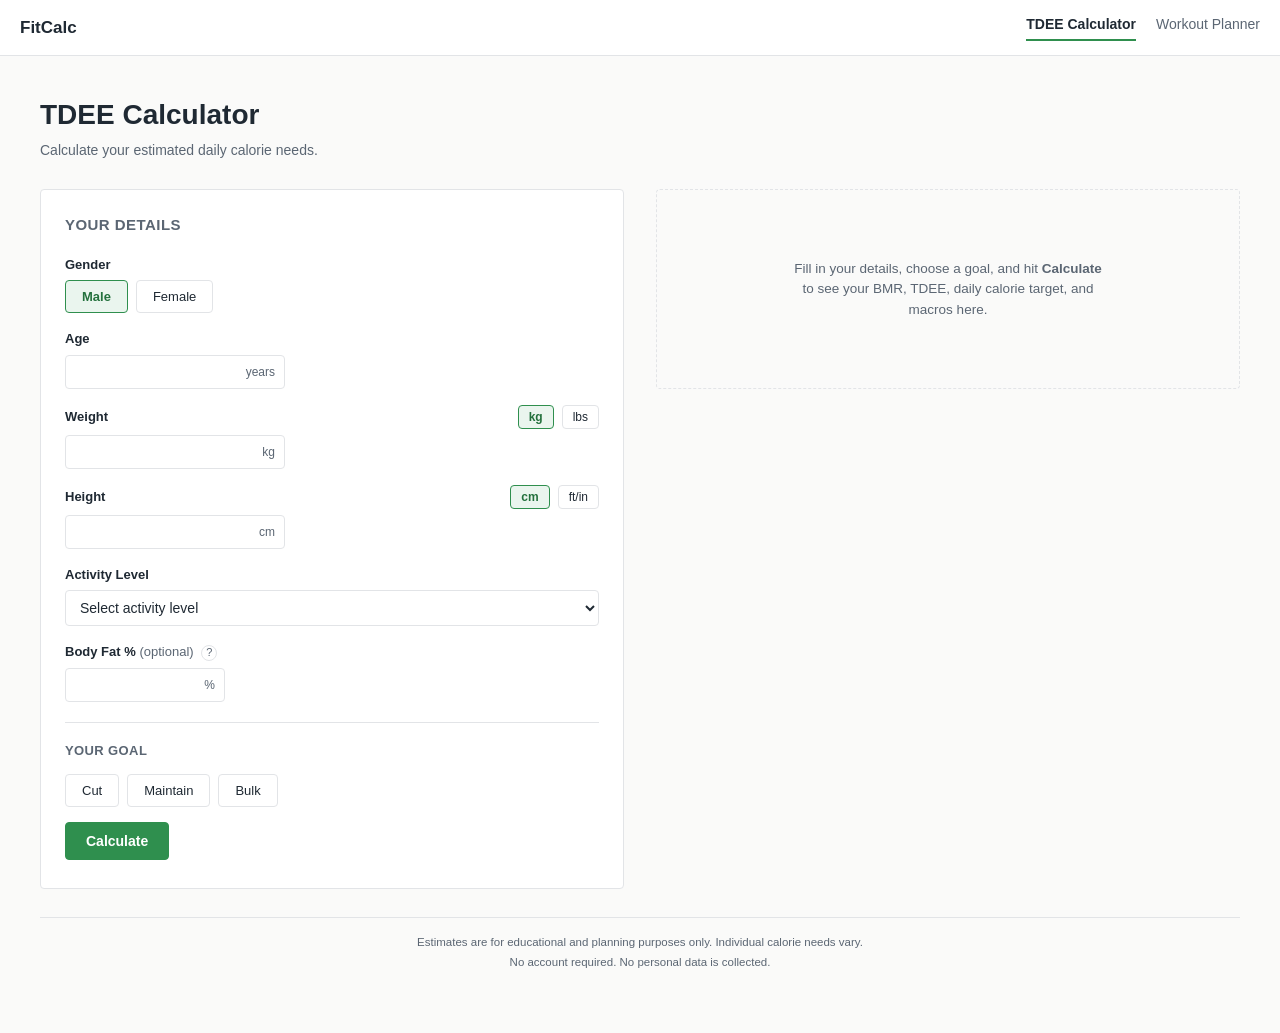
<file: index.html>
<!DOCTYPE html>
<html lang="en">
<head>
<meta charset="UTF-8">
<meta name="viewport" content="width=device-width, initial-scale=1.0">
<meta name="description" content="FitCalc TDEE Calculator — estimate your daily calorie needs, BMR, and macros based on your stats and goal. Free, no account required.">
<meta property="og:title" content="FitCalc — TDEE Calculator">
<meta property="og:description" content="Calculate your BMR, TDEE, daily calorie target, and macros. Free fitness utility, no account required.">
<meta property="og:type" content="website">
<title>FitCalc — TDEE Calculator</title>
<link rel="icon" type="image/png" href="favicon.png">
<link rel="stylesheet" href="css/style.css">
<link rel="stylesheet" href="css/tdee.css">
</head>
<body>

<header class="site-header">
  <div class="site-header__inner">
    <a href="index.html" class="site-header__logo">FitCalc</a>
    <nav class="site-nav">
      <a href="index.html" class="site-nav__link is-active">TDEE Calculator</a>
      <a href="workout.html" class="site-nav__link">Workout Planner</a>
    </nav>
  </div>
</header>

<main class="page">

  <h1 class="page-title">TDEE Calculator</h1>
  <p class="page-subtitle">Calculate your estimated daily calorie needs.</p>

  <div class="layout">
  <div class="layout__col">

  <!-- ===================== YOUR DETAILS + YOUR GOAL (combined) ===================== -->
  <section class="card" id="details-section">
    <h2 class="card__title">Your Details</h2>

    <form id="tdee-form">
      <div class="field">
        <label class="field__label">Gender</label>
        <div class="toggle-group" id="gender-toggle">
          <button type="button" class="toggle-btn is-active" data-value="male">Male</button>
          <button type="button" class="toggle-btn" data-value="female">Female</button>
        </div>
      </div>

      <div class="field">
        <label class="field__label" for="age">Age</label>
        <div class="input-suffix input-suffix--narrow">
          <input type="number" id="age" name="age" min="13" max="90" required>
          <span class="suffix">years</span>
        </div>
      </div>

      <div class="field">
        <div class="field__label-row">
          <label class="field__label" for="weight">Weight</label>
          <div class="toggle-group toggle-group--small" id="weight-unit-toggle">
            <button type="button" class="toggle-btn is-active" data-value="kg">kg</button>
            <button type="button" class="toggle-btn" data-value="lbs">lbs</button>
          </div>
        </div>
        <div class="input-suffix input-suffix--narrow">
          <input type="number" id="weight" name="weight" min="30" max="300" step="0.01" required>
          <span class="suffix" id="weight-suffix">kg</span>
        </div>
      </div>

      <div class="field">
        <div class="field__label-row">
          <label class="field__label" for="height-cm">Height</label>
          <div class="toggle-group toggle-group--small" id="height-unit-toggle">
            <button type="button" class="toggle-btn is-active" data-value="cm">cm</button>
            <button type="button" class="toggle-btn" data-value="ftin">ft/in</button>
          </div>
        </div>

        <div class="input-suffix input-suffix--narrow" id="height-cm-wrap">
          <input type="number" id="height-cm" name="height-cm" min="100" max="250" step="0.1" required>
          <span class="suffix">cm</span>
        </div>

        <div class="field-row is-hidden" id="height-ftin-wrap">
          <div class="input-suffix">
            <input type="number" id="height-ft" name="height-ft" min="1" max="8" step="1">
            <span class="suffix">ft</span>
          </div>
          <div class="input-suffix">
            <input type="number" id="height-in" name="height-in" min="0" max="11" step="0.1">
            <span class="suffix">in</span>
          </div>
        </div>
      </div>

      <div class="field">
        <label class="field__label" for="activity">Activity Level</label>
        <select id="activity" name="activity" required>
          <option value="" disabled selected>Select activity level</option>
          <option value="sedentary">Sedentary (little or no exercise)</option>
          <option value="light">Light (1–3 days/week)</option>
          <option value="moderate">Moderate (3–5 days/week)</option>
          <option value="active">Active (6–7 days/week)</option>
          <option value="very_active">Very active (hard exercise + physical job)</option>
        </select>
      </div>

      <div class="field field--narrow">
        <label class="field__label" for="bodyfat">
          Body Fat % <span class="optional-tag">(optional)</span>
          <button type="button" class="info-icon" id="bodyfat-info-btn" title="What is body fat %? Click for a reference chart.">?</button>
        </label>
        <div class="input-suffix">
          <input type="number" id="bodyfat" name="bodyfat" min="3" max="60" step="0.1">
          <span class="suffix">%</span>
        </div>
      </div>

      <!-- Body fat % reference chart popup -->
      <div class="info-popup-overlay is-hidden" id="bodyfat-popup-overlay">
        <div class="info-popup">
          <button type="button" class="info-popup__close" id="bodyfat-popup-close" aria-label="Close">&times;</button>
          <img src="image/bodyfatRef.jpg" alt="Body fat percentage reference chart" class="info-popup__image">
        </div>
      </div>

      <div class="section-divider"></div>
      <h3 class="card__subtitle">Your Goal</h3>

      <div class="toggle-group" id="goal-toggle">
        <button type="button" class="toggle-btn" data-value="cut">Cut</button>
        <button type="button" class="toggle-btn" data-value="maintain">Maintain</button>
        <button type="button" class="toggle-btn" data-value="bulk">Bulk</button>
      </div>

      <!-- CUT options -->
      <div class="goal-options is-hidden" id="cut-options">
        <label class="field__label">Deficit</label>
        <div class="toggle-group" id="cut-toggle">
          <button type="button" class="toggle-btn" data-value="250">-250 kcal</button>
          <button type="button" class="toggle-btn" data-value="500">-500 kcal</button>
          <button type="button" class="toggle-btn" data-value="1000">-1000 kcal</button>
        </div>
        <p class="warning-text is-hidden" id="aggressive-warning">
          ⚠ This is an aggressive deficit. Large calorie deficits may not be appropriate for everyone.
          Monitor recovery, hunger, training performance, and sustainability closely, and consider a
          smaller deficit if performance or wellbeing suffers.
        </p>
      </div>

      <!-- MAINTAIN options -->
      <div class="goal-options is-hidden" id="maintain-options">
        <p class="hint-text">Target: maintenance calories — no adjustment applied.</p>
      </div>

      <!-- BULK options -->
      <div class="goal-options is-hidden" id="bulk-options">
        <label class="field__label">Surplus</label>
        <div class="toggle-group" id="bulk-toggle">
          <button type="button" class="toggle-btn" data-value="250">+250 kcal</button>
          <button type="button" class="toggle-btn" data-value="300">+300 kcal</button>
        </div>
        <p class="hint-text">
          Monitor your weight trend over a few weeks and adjust from there, rather than increasing
          calories further right away.
        </p>
      </div>

      <!-- Daily Steps — only shown once a goal has been picked -->
      <div class="goal-options is-hidden" id="steps-block">
        <div class="section-divider"></div>
        <h3 class="card__subtitle">Daily Steps</h3>

        <ul class="steps-list">
          <li><strong>8,000</strong> — Minimum baseline</li>
          <li><strong>10,000</strong> — Recommended</li>
          <li><strong>12,000+</strong> — Higher activity</li>
        </ul>

        <p class="hint-text">
          This is a practical activity target, not a medical requirement — no specific step count is
          required for health.
        </p>

        <div class="result-item">
          <span class="result-item__label">Current target</span>
          <span class="result-item__value" id="steps-target">— steps/day</span>
        </div>
      </div>

      <p class="warning-text is-hidden" id="goal-required-error">
        Please select a goal (Cut, Maintain, or Bulk) before calculating.
      </p>

      <button type="submit" class="btn btn--primary" id="calculate-btn">Calculate</button>
    </form>
  </section>

  </div>
  <div class="layout__col">

  <!-- Placeholder shown until the user calculates their first result -->
  <div class="placeholder-card" id="results-placeholder">
    <p class="placeholder-card__text">
      Fill in your details, choose a goal, and hit <strong>Calculate</strong> to see your BMR, TDEE,
      daily calorie target, and macros here.
    </p>
  </div>

  <!-- ===================== SECTION 3 — CALORIE RESULT ===================== -->
  <section class="card is-hidden" id="result-section">
    <h2 class="card__title">Calorie Result</h2>

    <div class="result-grid">
      <div class="result-item">
        <span class="result-item__label">BMR</span>
        <span class="result-item__value" id="result-bmr">—</span>
      </div>
      <div class="result-item">
        <span class="result-item__label">Maintenance (TDEE)</span>
        <span class="result-item__value" id="result-tdee">—</span>
      </div>
      <div class="result-item">
        <span class="result-item__label">Goal</span>
        <span class="result-item__value" id="result-goal">—</span>
      </div>
      <div class="result-item">
        <span class="result-item__label">Adjustment</span>
        <span class="result-item__value" id="result-adjustment">—</span>
      </div>
    </div>

    <div class="result-highlight">
      <span class="result-highlight__label">Daily Target</span>
      <span class="result-highlight__value" id="result-target">— kcal/day</span>
    </div>
  </section>

  <!-- ===================== SECTION 4 — MACROS ===================== -->
  <section class="card is-hidden" id="macro-section">
    <h2 class="card__title">Macros</h2>

    <div class="field">
      <label class="field__label">Preset</label>
      <div class="toggle-group" id="macro-preset-toggle">
        <button type="button" class="toggle-btn is-active" data-value="balanced">Balanced</button>
        <button type="button" class="toggle-btn" data-value="high_protein">High Protein</button>
        <button type="button" class="toggle-btn" data-value="high_carb">High Carb</button>
        <button type="button" class="toggle-btn" data-value="high_fat">High Fat</button>
      </div>
    </div>

    <div class="macro-bar" id="macro-bar">
      <div class="macro-bar__segment macro-bar__segment--protein" id="bar-protein"></div>
      <div class="macro-bar__segment macro-bar__segment--carbs" id="bar-carbs"></div>
      <div class="macro-bar__segment macro-bar__segment--fat" id="bar-fat"></div>
    </div>

    <div class="macro-sliders">
      <div class="macro-slider">
        <label class="field__label" for="protein-pct">Protein <span id="protein-pct-label">30%</span></label>
        <input type="range" id="protein-pct" min="10" max="60" value="30">
      </div>
      <div class="macro-slider">
        <label class="field__label" for="carbs-pct">Carbohydrates <span id="carbs-pct-label">40%</span></label>
        <input type="range" id="carbs-pct" min="10" max="70" value="40">
      </div>
      <div class="macro-slider">
        <label class="field__label" for="fat-pct">Fat <span id="fat-pct-label">30%</span></label>
        <input type="range" id="fat-pct" min="10" max="60" value="30">
      </div>
      <p class="hint-text" id="macro-total-hint">Total: 100%</p>
    </div>

    <div class="macro-grid">
      <div class="macro-item">
        <span class="macro-item__label">Protein</span>
        <span class="macro-item__grams" id="macro-protein-grams">— g</span>
        <span class="macro-item__pct" id="macro-protein-pct">30%</span>
      </div>
      <div class="macro-item">
        <span class="macro-item__label">Carbohydrates</span>
        <span class="macro-item__grams" id="macro-carbs-grams">— g</span>
        <span class="macro-item__pct" id="macro-carbs-pct">40%</span>
      </div>
      <div class="macro-item">
        <span class="macro-item__label">Fat</span>
        <span class="macro-item__grams" id="macro-fat-grams">— g</span>
        <span class="macro-item__pct" id="macro-fat-pct">30%</span>
      </div>
    </div>
  </section>

  </div>
  </div>

  <!-- ===================== SECTION 6 — DISCLAIMER ===================== -->
  <footer class="disclaimer">
    <p>Estimates are for educational and planning purposes only. Individual calorie needs vary.</p>
    <p>No account required. No personal data is collected.</p>
  </footer>

</main>

<script src="js/storage.js"></script>
<script src="js/tdee.js"></script>
<script src="js/macros.js"></script>
<script src="js/ui.js"></script>
</body>
</html>
</file>
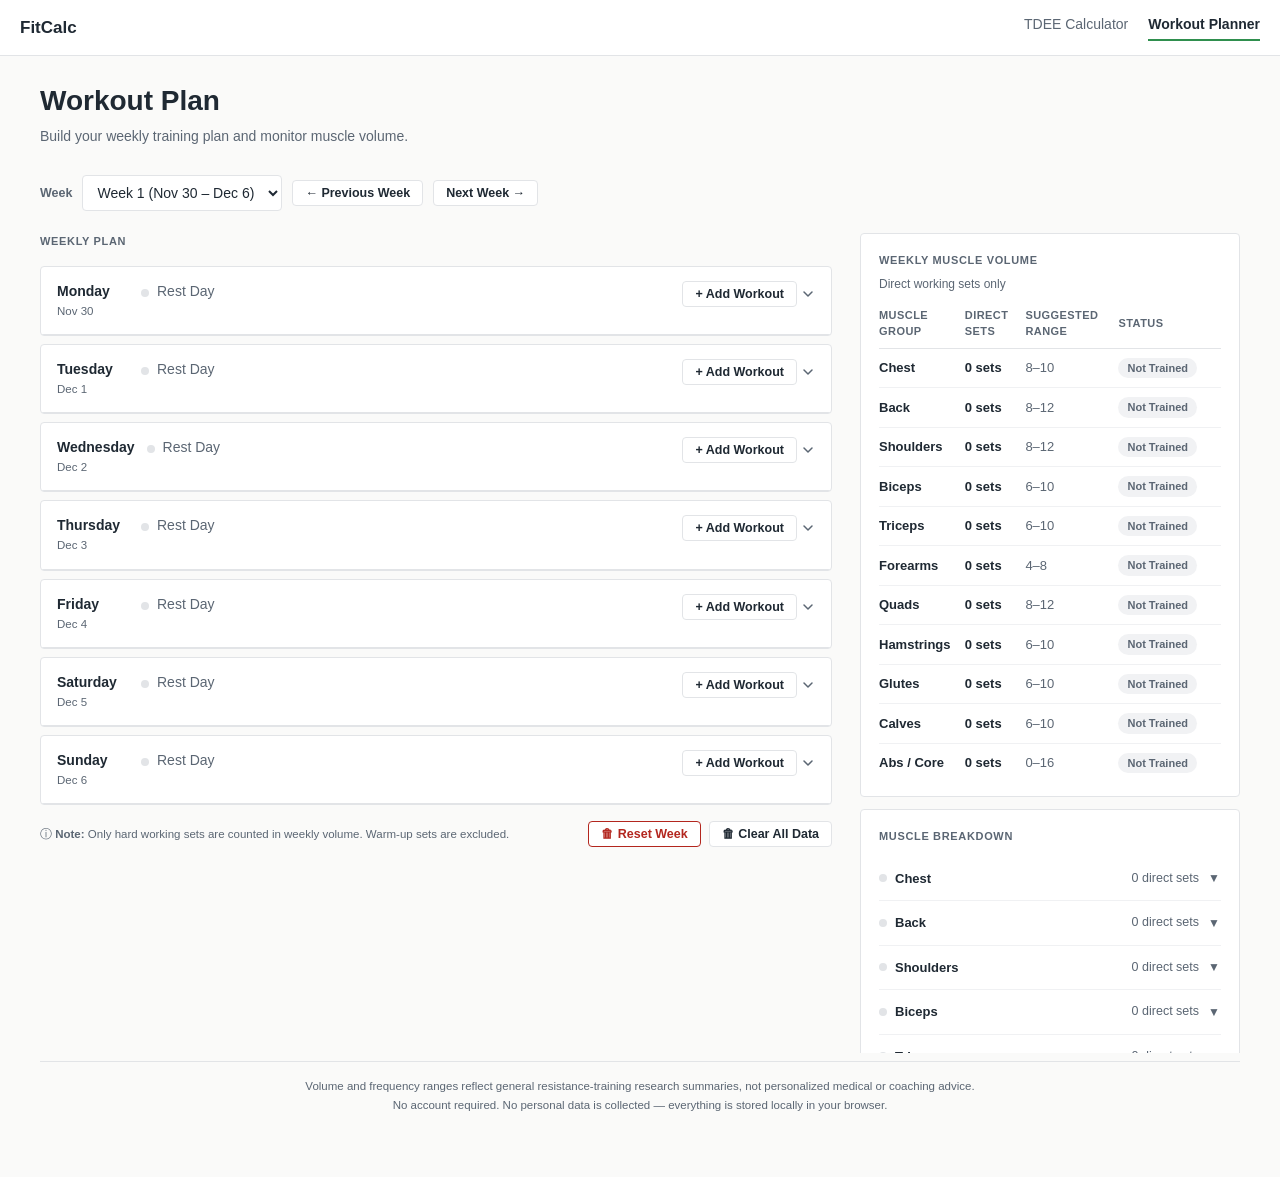
<file: workout.html>
<!DOCTYPE html>
<html lang="en">
<head>
<meta charset="UTF-8">
<meta name="viewport" content="width=device-width, initial-scale=1.0">
<meta name="description" content="FitCalc Workout Planner — build your weekly training plan by day and track muscle volume against research-based guidelines. Free, no account required.">
<meta property="og:title" content="FitCalc — Workout Planner">
<meta property="og:description" content="Plan your weekly workouts by day and monitor muscle volume. Free fitness utility, no account required.">
<meta property="og:type" content="website">
<title>FitCalc — Workout Planner</title>
<link rel="icon" type="image/png" href="favicon.png">
<link rel="stylesheet" href="css/style.css">
<link rel="stylesheet" href="css/workout.css">
</head>
<body>

<!-- ===================== HEADER ===================== -->
<header class="site-header">
  <div class="site-header__inner">
    <a href="index.html" class="site-header__logo">FitCalc</a>
    <nav class="site-nav">
      <a href="index.html" class="site-nav__link">TDEE Calculator</a>
      <a href="workout.html" class="site-nav__link is-active">Workout Planner</a>
    </nav>
  </div>
</header>

<!-- ===================== MAIN ===================== -->
<main class="page page--workout">

  <div class="workout-header">
    <div>
      <h1 class="page-title">Workout Plan</h1>
      <p class="page-subtitle">Build your weekly training plan and monitor muscle volume.</p>
    </div>
  </div>

  <!-- Week selector row -->
  <div class="week-bar">
    <label class="week-bar__label" for="week-select">Week</label>
    <select class="week-bar__select" id="week-select"></select>
    <button class="btn btn--secondary btn--slim" id="prev-week-btn">&#8592; Previous Week</button>
    <button class="btn btn--secondary btn--slim" id="next-week-btn">Next Week &#8594;</button>
  </div>

  <!-- Two-column body -->
  <div class="workout-body">

    <!-- LEFT: weekly plan by day -->
    <div class="workout-body__left">
      <div class="plan-header">
        <span class="section-label">WEEKLY PLAN</span>
      </div>

      <div id="days-container"></div>

      <div class="plan-footer">
        <span class="plan-footer__note">
          &#9432; <strong>Note:</strong> Only hard working sets are counted in weekly volume. Warm-up sets are excluded.
        </span>
        <div class="plan-footer__actions">
          <button class="btn btn--danger btn--slim" id="reset-week-btn">&#128465; Reset Week</button>
          <button class="btn btn--secondary btn--slim" id="clear-all-btn">&#128465; Clear All Data</button>
        </div>
      </div>
    </div>

    <!-- RIGHT: analytics panel -->
    <div class="workout-body__right">

      <div class="analytics-block">
        <div class="section-label">WEEKLY MUSCLE VOLUME</div>
        <p class="analytics-sub">Direct working sets only</p>

        <table class="analytics-table" id="volume-table">
          <thead>
            <tr>
              <th>Muscle Group</th>
              <th>Direct Sets</th>
              <th>Suggested Range</th>
              <th>Status</th>
              <th></th>
            </tr>
          </thead>
          <tbody id="volume-tbody"></tbody>
        </table>
      </div>

      <div class="analytics-block" id="breakdown-block">
        <div class="section-label">MUSCLE BREAKDOWN</div>
        <div id="breakdown-list"></div>
      </div>

      <p class="analytics-disclaimer">
        &#9432; Suggested ranges are starting points. Adjust based on your goals, recovery, and experience.
      </p>
    </div>

  </div>

  <footer class="disclaimer">
    <p>Volume and frequency ranges reflect general resistance-training research summaries, not personalized medical or coaching advice.</p>
    <p>No account required. No personal data is collected — everything is stored locally in your browser.</p>
  </footer>

</main>

<!-- ===================== ADD / EDIT EXERCISE MODAL ===================== -->
<div class="modal-overlay is-hidden" id="exercise-modal-overlay">
  <div class="modal" id="exercise-modal" role="dialog" aria-modal="true" aria-labelledby="modal-title">
    <div class="modal__header">
      <h2 class="modal__title" id="modal-title">Add Exercise</h2>
      <button class="modal__close" id="modal-close-btn" aria-label="Close">&times;</button>
    </div>
    <div class="modal__body">
      <div class="field">
        <label class="field__label" for="ex-name">Exercise Name</label>
        <input type="text" id="ex-name" placeholder="e.g. Barbell Bench Press" maxlength="80" autocomplete="off">
      </div>
      <div class="field">
        <label class="field__label" for="ex-primary">Primary Muscle Target</label>
        <select id="ex-primary">
          <option value="" disabled selected>Select muscle</option>
        </select>
      </div>
      <div class="field">
        <label class="field__label" for="ex-secondary">Secondary Muscle Target <span class="optional-tag">(optional)</span></label>
        <select id="ex-secondary">
          <option value="">None</option>
        </select>
      </div>
      <div class="field-row">
        <div class="field">
          <label class="field__label" for="ex-sets">Working Sets</label>
          <input type="number" id="ex-sets" min="1" max="20" step="1" value="3">
        </div>
        <div class="field">
          <label class="field__label" for="ex-reps">Rep Range</label>
          <input type="text" id="ex-reps" placeholder="e.g. 8–12" maxlength="20" value="8–12">
        </div>
        <div class="field">
          <label class="field__label" for="ex-rest">Rest Time <span class="optional-tag">(opt.)</span></label>
          <input type="text" id="ex-rest" placeholder="e.g. 2–3 min" maxlength="20">
        </div>
      </div>
      <p class="field-note">Working sets only — exclude warm-up sets from this count.</p>
    </div>
    <div class="modal__footer">
      <button class="btn btn--secondary" id="modal-cancel-btn">Cancel</button>
      <button class="btn btn--primary" id="modal-save-btn">Add Exercise</button>
    </div>
  </div>
</div>

<!-- ===================== DAY NAME MODAL ===================== -->
<div class="modal-overlay is-hidden" id="day-modal-overlay">
  <div class="modal modal--narrow" role="dialog" aria-modal="true" aria-labelledby="day-modal-title">
    <div class="modal__header">
      <h2 class="modal__title" id="day-modal-title">Set Day Name</h2>
      <button class="modal__close" id="day-modal-close" aria-label="Close">&times;</button>
    </div>
    <div class="modal__body">
      <div class="field">
        <label class="field__label" for="day-name-input">Workout Name</label>
        <input type="text" id="day-name-input" placeholder="e.g. Push, Pull, Legs, Upper…" maxlength="40" autocomplete="off">
      </div>
    </div>
    <div class="modal__footer">
      <button class="btn btn--secondary" id="day-modal-cancel">Cancel</button>
      <button class="btn btn--primary" id="day-modal-save">Save</button>
    </div>
  </div>
</div>

<script src="js/workoutData.js"></script>
<script src="js/storage.js"></script>
<script src="js/analytics.js"></script>
<script src="js/workout.js"></script>
</body>
</html>
</file>
<file: css/style.css>
:root {
  --color-bg: #fafaf9;
  --color-surface: #ffffff;
  --color-text: #1f2933;
  --color-text-muted: #5b6673;
  --color-border: #e2e4e7;
  --color-accent: #2f8f4e;
  --color-accent-dark: #24713d;
  --color-accent-bg: #eaf5ee;
  --color-warning: #b45309;
  --color-warning-bg: #fdf3e2;
  --color-danger: #b3261e;
  --color-danger-bg: #fdf0ef;
  --radius: 4px;
  --max-width: 1600px;
  --font-sans: -apple-system, BlinkMacSystemFont, "Segoe UI", Roboto, Helvetica, Arial, sans-serif;
}

* {
  box-sizing: border-box;
}

html, body {
  margin: 0;
  padding: 0;
}

body {
  background: var(--color-bg);
  color: var(--color-text);
  font-family: var(--font-sans);
  font-size: 15px;
  line-height: 1.5;
}

a {
  color: var(--color-accent-dark);
}

/* ---------------- Header / nav ---------------- */

.site-header {
  border-bottom: 1px solid var(--color-border);
  background: var(--color-surface);
}

.site-header__inner {
  max-width: var(--max-width);
  margin: 0 auto;
  padding: 14px 20px;
  display: flex;
  align-items: center;
  justify-content: space-between;
  flex-wrap: wrap;
  gap: 8px;
}

.site-header__logo {
  font-weight: 700;
  font-size: 17px;
  color: var(--color-text);
  text-decoration: none;
}

.site-nav {
  display: flex;
  gap: 20px;
}

.site-nav__link {
  color: var(--color-text-muted);
  text-decoration: none;
  font-size: 14px;
  padding-bottom: 4px;
  border-bottom: 2px solid transparent;
}

.site-nav__link:hover {
  color: var(--color-text);
}

.site-nav__link.is-active {
  color: var(--color-text);
  border-bottom-color: var(--color-accent);
  font-weight: 600;
}

@media (max-width: 600px) {
  .site-header__inner {
    flex-direction: column;
    align-items: flex-start;
    padding: 12px 16px;
  }
  .site-nav {
    gap: 16px;
  }
}

@media (max-width: 600px) {
  .field-row {
    flex-direction: column;
    gap: 0;
  }
  .field-row .field {
    flex: 1 1 auto;
  }
}

/* ---------------- Page layout ---------------- */

.page {
  max-width: var(--max-width);
  margin: 0 auto;
  padding: clamp(20px, 3vw, 40px) clamp(16px, 4vw, 40px) 60px;
  width: 100%;
}

.page-title {
  font-size: clamp(22px, 2.2vw, 28px);
  margin: 0 0 4px;
}

.page-subtitle {
  color: var(--color-text-muted);
  margin: 0 0 28px;
  font-size: 14px;
}

/* ---------------- Responsive two-column layout ---------------- */
/* Stacks into a single column by default (mobile/tablet); becomes a
   two-column grid once there's enough width for it to breathe. */

.layout {
  display: flex;
  flex-direction: column;
  gap: 20px;
}

.layout__col {
  display: flex;
  flex-direction: column;
  min-width: 0; /* prevents cards/tables from overflowing their column */
}

@media (min-width: 900px) {
  .layout {
    flex-direction: row;
    align-items: flex-start;
    gap: 24px;
  }

  .layout__col {
    flex: 1 1 0;
  }
}

@media (min-width: 1200px) {
  .layout {
    gap: 32px;
  }
}

@media (min-width: 1400px) {
  /* Keep the form column from stretching too wide on large monitors —
     it's a form, not a reading column — while the results column takes
     the extra space. */
  .layout__col:first-child {
    flex: 0 1 520px;
  }
  .layout__col:last-child {
    flex: 1 1 0;
  }
}

/* ---------------- Card / section ---------------- */

.card {
  background: var(--color-surface);
  border: 1px solid var(--color-border);
  border-radius: var(--radius);
  padding: clamp(16px, 2vw, 24px) clamp(16px, 2vw, 24px) clamp(20px, 2.5vw, 28px);
  margin-bottom: 20px;
  width: 100%;
}

.card__title {
  font-size: 15px;
  text-transform: uppercase;
  letter-spacing: 0.03em;
  color: var(--color-text-muted);
  margin: 0 0 18px;
  font-weight: 600;
}

.card__subtitle {
  font-size: 13px;
  text-transform: uppercase;
  letter-spacing: 0.03em;
  color: var(--color-text-muted);
  margin: 0 0 14px;
  font-weight: 600;
}

.section-divider {
  border-top: 1px solid var(--color-border);
  margin: 20px 0 18px;
}

.is-hidden {
  display: none !important;
}

.placeholder-card {
  border: 1px dashed var(--color-border);
  border-radius: var(--radius);
  padding: 40px 24px;
  text-align: center;
  color: var(--color-text-muted);
  font-size: 13.5px;
  min-height: 200px;
  display: flex;
  align-items: center;
  justify-content: center;
}

.placeholder-card__text {
  max-width: 320px;
  margin: 0;
}

/* ---------------- Form fields ---------------- */

.field {
  margin-bottom: 16px;
}

.field--narrow {
  max-width: 160px;
}

.field-row {
  display: flex;
  gap: 16px;
  flex-wrap: wrap;
}

.field-row .field {
  flex: 1 1 140px;
}

.field__label {
  display: block;
  font-size: 13px;
  font-weight: 600;
  margin-bottom: 6px;
  color: var(--color-text);
}

.field__label-row {
  display: flex;
  align-items: center;
  justify-content: space-between;
  gap: 12px;
  margin-bottom: 6px;
}

.field__label-row .field__label {
  margin-bottom: 0;
}

.info-icon {
  display: inline-flex;
  align-items: center;
  justify-content: center;
  width: 16px;
  height: 16px;
  border-radius: 50%;
  border: 1px solid var(--color-border);
  background: var(--color-surface);
  color: var(--color-text-muted);
  font-size: 11px;
  line-height: 1;
  cursor: pointer;
  margin-left: 4px;
  padding: 0;
  vertical-align: middle;
}

.info-icon:hover {
  border-color: var(--color-accent);
  color: var(--color-accent-dark);
}

/* ---------------- Info popup (body fat reference, etc.) ---------------- */

.info-popup-overlay {
  position: fixed;
  inset: 0;
  background: rgba(31, 41, 51, 0.5);
  display: flex;
  align-items: center;
  justify-content: center;
  padding: 20px;
  z-index: 100;
}

.info-popup {
  position: relative;
  background: var(--color-surface);
  border-radius: var(--radius);
  padding: 16px;
  max-width: min(600px, 100%);
  max-height: 90vh;
  overflow: auto;
}

.info-popup__image {
  display: block;
  width: 100%;
  height: auto;
  border-radius: var(--radius);
}

.info-popup__close {
  position: absolute;
  top: 8px;
  right: 8px;
  width: 28px;
  height: 28px;
  border-radius: 50%;
  border: 1px solid var(--color-border);
  background: var(--color-surface);
  color: var(--color-text);
  font-size: 18px;
  line-height: 1;
  cursor: pointer;
}

.info-popup__close:hover {
  border-color: var(--color-accent);
  color: var(--color-accent-dark);
}

.optional-tag {
  font-weight: 400;
  color: var(--color-text-muted);
}

input[type="number"],
input[type="text"],
select {
  width: 100%;
  padding: 8px 10px;
  font-size: 14px;
  border: 1px solid var(--color-border);
  border-radius: var(--radius);
  background: var(--color-surface);
  color: var(--color-text);
  font-family: inherit;
}

input:focus,
select:focus {
  outline: none;
  border-color: var(--color-accent);
}

.input-suffix {
  position: relative;
  display: flex;
  align-items: center;
}

.input-suffix input {
  padding-right: 42px;
}

.input-suffix .suffix {
  position: absolute;
  right: 10px;
  font-size: 12px;
  color: var(--color-text-muted);
  pointer-events: none;
}

.input-suffix--narrow {
  max-width: 220px;
}

/* ---------------- Toggle buttons (gender / goal / etc.) ---------------- */

.toggle-group {
  display: flex;
  gap: 8px;
  flex-wrap: wrap;
}

.toggle-group--small .toggle-btn {
  padding: 4px 10px;
  font-size: 12px;
}

.toggle-btn {
  padding: 8px 16px;
  font-size: 13px;
  font-family: inherit;
  border: 1px solid var(--color-border);
  border-radius: var(--radius);
  background: var(--color-surface);
  color: var(--color-text);
  cursor: pointer;
}

.toggle-btn:hover {
  border-color: var(--color-accent);
}

.toggle-btn.is-active {
  background: var(--color-accent-bg);
  border-color: var(--color-accent);
  color: var(--color-accent-dark);
  font-weight: 600;
}

/* ---------------- Buttons ---------------- */

.btn {
  font-family: inherit;
  font-size: 14px;
  font-weight: 600;
  padding: 10px 20px;
  border-radius: var(--radius);
  border: 1px solid transparent;
  cursor: pointer;
  margin-top: 15px;
}

.btn--primary {
  background: var(--color-accent);
  border-color: var(--color-accent);
  color: #fff;
}

.btn--primary:hover {
  background: var(--color-accent-dark);
}

.btn--secondary {
  background: var(--color-surface);
  border-color: var(--color-border);
  color: var(--color-text);
}

.btn--secondary:hover {
  border-color: var(--color-text-muted);
}

.btn--danger {
  background: var(--color-surface);
  border-color: var(--color-danger);
  color: var(--color-danger);
}

.btn--slim  { padding: 5px 12px; font-size: 12.5px; margin-top: 0; }
.btn--icon  {
  background: none; border: none;
  color: var(--color-text-muted);
  cursor: pointer; padding: 3px 6px;
  border-radius: var(--radius);
  font-size: 13px; line-height: 1;
}
.btn--icon:hover { color: var(--color-text); background: #f0f1f3; }
.btn--icon.danger:hover { color: var(--color-danger); background: var(--color-danger-bg); }
.btn--danger { --color-danger-bg: #fdf0ef; }

/* ---------------- Hint / warning text ---------------- */

.hint-text {
  font-size: 12.5px;
  color: var(--color-text-muted);
  margin: 8px 0 0;
}

.warning-text {
  font-size: 12.5px;
  color: var(--color-warning);
  background: var(--color-warning-bg);
  border: 1px solid #f3d9ab;
  border-radius: var(--radius);
  padding: 10px 12px;
  margin-top: 12px;
}

/* ---------------- Disclaimer footer ---------------- */

.disclaimer {
  border-top: 1px solid var(--color-border);
  padding-top: 14px;
  margin-top: 8px;
  font-size: 11.5px;
  color: var(--color-text-muted);
  text-align: center;
}

.disclaimer p {
  margin: 2px 0;
}

/* ---------------- Tables (used on workout page too) ---------------- */

table {
  width: 100%;
  border-collapse: collapse;
  font-size: 13.5px;
}

th, td {
  text-align: left;
  padding: 8px 10px;
  border-bottom: 1px solid var(--color-border);
}

th {
  color: var(--color-text-muted);
  font-weight: 600;
  font-size: 12px;
  text-transform: uppercase;
  letter-spacing: 0.02em;
}

.table-wrap {
  overflow-x: auto;
}
</file>
<file: css/tdee.css>
/* ==========================================================================
   FitCalc — TDEE Calculator page-specific styles
   ========================================================================== */

/* ---------------- Result section ---------------- */

.result-grid {
  display: grid;
  grid-template-columns: repeat(2, 1fr);
  gap: 14px;
  margin-bottom: 18px;
}

.result-item {
  display: flex;
  flex-direction: column;
  gap: 2px;
}

.result-item__label {
  font-size: 12px;
  color: var(--color-text-muted);
}

.result-item__value {
  font-size: 16px;
  font-weight: 600;
}

.result-highlight {
  border-top: 1px solid var(--color-border);
  padding-top: 16px;
  display: flex;
  flex-direction: column;
  align-items: center;
  text-align: center;
}

.result-highlight__label {
  font-size: 12px;
  color: var(--color-text-muted);
  text-transform: uppercase;
  letter-spacing: 0.03em;
}

.result-highlight__value {
  font-size: 34px;
  font-weight: 700;
  color: var(--color-accent-dark);
}

/* ---------------- Macro bar ---------------- */

.macro-bar {
  display: flex;
  width: 100%;
  height: 10px;
  border-radius: var(--radius);
  overflow: hidden;
  border: 1px solid var(--color-border);
  margin-bottom: 18px;
}

.macro-bar__segment {
  height: 100%;
}

.macro-bar__segment--protein { background: #2f8f4e; }
.macro-bar__segment--carbs   { background: #c98a2c; }
.macro-bar__segment--fat     { background: #7a6fd0; }

.macro-sliders {
  margin-bottom: 18px;
}

.macro-slider {
  margin-bottom: 12px;
}

.macro-slider input[type="range"] {
  width: 100%;
}

.macro-grid {
  display: grid;
  grid-template-columns: repeat(3, 1fr);
  gap: 12px;
  border-top: 1px solid var(--color-border);
  padding-top: 16px;
}

.macro-item {
  display: flex;
  flex-direction: column;
  gap: 2px;
}

.macro-item__label {
  font-size: 12px;
  color: var(--color-text-muted);
}

.macro-item__grams {
  font-size: 16px;
  font-weight: 600;
}

.macro-item__pct {
  font-size: 12px;
  color: var(--color-text-muted);
}

/* ---------------- Steps ---------------- */

.steps-list {
  list-style: none;
  padding: 0;
  margin: 0 0 12px;
  font-size: 14px;
}

.steps-list li {
  padding: 4px 0;
}

/* ---------------- Responsive ---------------- */

@media (max-width: 600px) {
  .result-grid {
    grid-template-columns: 1fr 1fr;
  }
  .macro-grid {
    grid-template-columns: 1fr;
  }
  .result-highlight__value {
    font-size: 28px;
  }
}
</file>
<file: css/workout.css>
.page--workout { padding-top: 24px; }

.workout-header { margin-bottom: 18px; }

/* Week bar */
.week-bar {
  display: flex;
  align-items: center;
  gap: 10px;
  margin-bottom: 22px;
  flex-wrap: wrap;
}
.week-bar__label {
  font-size: 12.5px;
  font-weight: 600;
  color: var(--color-text-muted);
  white-space: nowrap;
}
.week-bar__select {
  width: auto;
  min-width: 200px;
  font-weight: 500;
}

/* Two-column body */
.workout-body {
  display: flex;
  gap: 28px;
  align-items: flex-start;
}
.workout-body__left {
  flex: 1 1 0;
  min-width: 0;
}
.workout-body__right {
  width: 380px;
  flex-shrink: 0;
  position: sticky;
  top: 68px;
  max-height: calc(100vh - 80px);
  overflow-y: auto;
}
@media (max-width: 1050px) {
  .workout-body { flex-direction: column; }
  .workout-body__right { width: 100%; position: static; max-height: none; }
}

/* Section label */
.section-label {
  font-size: 11px;
  font-weight: 700;
  letter-spacing: 0.06em;
  color: var(--color-text-muted);
  text-transform: uppercase;
  display: block;
  margin-bottom: 12px;
}

/* Plan header */
.plan-header {
  display: flex;
  align-items: center;
  justify-content: space-between;
  margin-bottom: 4px;
}

/* ---- Day rows ---- */
.day-row {
  border: 1px solid var(--color-border);
  border-radius: var(--radius);
  margin-bottom: 8px;
  background: var(--color-surface);
  overflow: hidden;
}

.day-row__head {
  display: flex;
  align-items: flex-start;
  gap: 12px;
  padding: 14px 16px;
  border-bottom: 1px solid var(--color-border);
  cursor: pointer;
  user-select: none;
}
.day-row__head:hover { background: #fafafa; }

.day-row__meta {
  min-width: 72px;
}
.day-row__name {
  font-weight: 700;
  font-size: 14px;
  color: var(--color-text);
}
.day-row__date {
  font-size: 11.5px;
  color: var(--color-text-muted);
  margin-top: 1px;
}

.day-row__status {
  display: flex;
  align-items: center;
  gap: 8px;
  flex: 1;
}
.day-status-dot {
  width: 8px;
  height: 8px;
  border-radius: 50%;
  background: var(--color-border);
  flex-shrink: 0;
  margin-top: 3px;
}
.day-status-dot.active { background: var(--color-accent); }

.day-row__workout-name {
  font-size: 14px;
  font-weight: 600;
  color: var(--color-text);
}
.day-row__workout-name.rest { color: var(--color-text-muted); font-weight: 400; }

.day-row__stats {
  font-size: 11.5px;
  color: var(--color-text-muted);
  margin-top: 2px;
}

.day-row__actions {
  display: flex;
  align-items: center;
  gap: 4px;
  margin-left: auto;
  flex-shrink: 0;
}

.chevron {
  display: inline-block;
  width: 14px;
  height: 14px;
  color: var(--color-text-muted);
  transition: transform 0.15s;
}
.chevron svg { display: block; }
.day-row.is-open .chevron { transform: rotate(180deg); }

/* Day body */
.day-row__body {
  display: none;
  padding: 0 16px 14px;
}
.day-row.is-open .day-row__body { display: block; }

/* Exercise table */
.exercise-table {
  width: 100%;
  border-collapse: collapse;
  font-size: 13px;
  margin-top: 10px;
  margin-bottom: 10px;
}
.exercise-table th {
  text-align: left;
  font-size: 11px;
  font-weight: 600;
  color: var(--color-text-muted);
  text-transform: uppercase;
  letter-spacing: 0.04em;
  padding: 0 8px 7px 0;
  border-bottom: 1px solid var(--color-border);
}
.exercise-table td {
  padding: 8px 8px 8px 0;
  border-bottom: 1px solid #f0f1f3;
  vertical-align: middle;
}
.exercise-table tr:last-child td { border-bottom: none; }

.ex-num {
  color: var(--color-text-muted);
  font-size: 12px;
  width: 20px;
}
.ex-name { font-weight: 500; }
.ex-muscles { font-size: 11.5px; color: var(--color-text-muted); margin-top: 1px; }
.ex-sets, .ex-reps { white-space: nowrap; }
.ex-rest { white-space: nowrap; color: var(--color-text-muted); font-size: 12px; }

.ex-actions { text-align: right; white-space: nowrap; }

.muscle-badge {
  display: inline-block;
  font-size: 11px;
  padding: 1px 7px;
  border-radius: 999px;
  font-weight: 600;
  background: var(--color-accent-bg);
  color: var(--color-accent-dark);
}
.muscle-badge--secondary {
  background: #f0f1f3;
  color: var(--color-text-muted);
}

/* Rest day body */
.rest-body {
  padding: 14px 16px;
  font-size: 13px;
  color: var(--color-text-muted);
  display: flex;
  align-items: center;
  justify-content: space-between;
  gap: 12px;
}
.rest-body p { margin: 0; }

/* Day body footer */
.day-body-footer {
  display: flex;
  align-items: center;
  gap: 8px;
  padding-top: 6px;
  border-top: 1px solid #f0f1f3;
  margin-top: 2px;
}

/* Plan footer */
.plan-footer {
  margin-top: 16px;
  display: flex;
  align-items: center;
  justify-content: space-between;
  flex-wrap: wrap;
  gap: 12px;
}
.plan-footer__note {
  font-size: 11.5px;
  color: var(--color-text-muted);
}
.plan-footer__actions { display: flex; gap: 8px; }

/* ---- Analytics panel (right column) ---- */
.analytics-block {
  background: var(--color-surface);
  border: 1px solid var(--color-border);
  border-radius: var(--radius);
  padding: 18px 18px 14px;
  margin-bottom: 12px;
}
.analytics-sub {
  font-size: 12px;
  color: var(--color-text-muted);
  margin: -6px 0 14px;
}
.analytics-disclaimer {
  font-size: 11.5px;
  color: var(--color-text-muted);
  margin: 0;
  padding: 0 2px;
}

/* Volume table */
.analytics-table {
  width: 100%;
  border-collapse: collapse;
  font-size: 13px;
}
.analytics-table th {
  font-size: 11px;
  font-weight: 600;
  color: var(--color-text-muted);
  text-transform: uppercase;
  letter-spacing: 0.04em;
  text-align: left;
  padding: 0 8px 8px 0;
  border-bottom: 1px solid var(--color-border);
}
.analytics-table td {
  padding: 9px 8px 9px 0;
  border-bottom: 1px solid #f0f1f3;
  vertical-align: middle;
}
.analytics-table tr:last-child td { border-bottom: none; }
.analytics-table td:first-child { font-weight: 600; font-size: 13px; }

/* Status badges */
.status-badge {
  display: inline-block;
  font-size: 11px;
  font-weight: 600;
  padding: 2px 9px;
  border-radius: 999px;
  white-space: nowrap;
}
.status-badge--below {
  background: var(--color-warning-bg);
  color: var(--color-warning);
}
.status-badge--within {
  background: var(--color-accent-bg);
  color: var(--color-accent-dark);
}
.status-badge--above {
  background: #f0eefb;
  color: #6b5fc2;
}
.status-badge--none {
  background: #f1f2f4;
  color: var(--color-text-muted);
}

/* Breakdown list */
.breakdown-item {
  border-bottom: 1px solid #f0f1f3;
  padding: 10px 0;
}
.breakdown-item:last-child { border-bottom: none; }

.breakdown-item__head {
  display: flex;
  align-items: center;
  justify-content: space-between;
  gap: 8px;
  cursor: pointer;
  user-select: none;
  padding: 2px 0;
}
.breakdown-item__head:hover .breakdown-item__name { color: var(--color-accent-dark); }

.breakdown-dot {
  width: 8px;
  height: 8px;
  border-radius: 50%;
  background: var(--color-accent);
  flex-shrink: 0;
}
.breakdown-dot--empty { background: var(--color-border); }

.breakdown-item__name {
  font-weight: 600;
  font-size: 13px;
  flex: 1;
}
.breakdown-item__sets {
  font-size: 12.5px;
  color: var(--color-text-muted);
  white-space: nowrap;
}
.breakdown-chevron {
  color: var(--color-text-muted);
  font-size: 12px;
  transition: transform 0.15s;
  display: inline-block;
  width: 14px;
  text-align: center;
}
.breakdown-item.is-open .breakdown-chevron { transform: rotate(180deg); }

.breakdown-item__detail {
  display: none;
  margin-top: 10px;
  padding-top: 2px;
}
.breakdown-item.is-open .breakdown-item__detail { display: block; }

.sub-muscle-table {
  width: 100%;
  border-collapse: collapse;
  font-size: 12.5px;
}
.sub-muscle-table th {
  font-size: 10.5px;
  font-weight: 600;
  color: var(--color-text-muted);
  text-transform: uppercase;
  letter-spacing: 0.04em;
  padding: 0 0 6px;
  text-align: left;
  border-bottom: 1px solid #f0f1f3;
}
.sub-muscle-table td {
  padding: 6px 0;
  border-bottom: 1px solid #f9fafb;
}
.sub-muscle-table tr:last-child td { border-bottom: none; }
.sub-muscle-table tfoot td {
  font-weight: 700;
  border-top: 1px solid var(--color-border);
  border-bottom: none;
  padding-top: 8px;
}

.sub-bar-wrap {
  width: 120px;
  height: 7px;
  background: #f0f1f3;
  border-radius: 999px;
  overflow: hidden;
}
.sub-bar-fill {
  height: 100%;
  background: var(--color-accent);
  border-radius: 999px;
  min-width: 2px;
}

/* Secondary volume note under breakdown */
.secondary-note {
  font-size: 11.5px;
  color: var(--color-text-muted);
  margin-top: 8px;
  padding: 7px 10px;
  background: #f9fafb;
  border-radius: var(--radius);
  border: 1px solid #f0f1f3;
}

/* ---- Modal ---- */
.modal-overlay {
  position: fixed;
  inset: 0;
  background: rgba(31, 41, 51, 0.45);
  display: flex;
  align-items: center;
  justify-content: center;
  z-index: 200;
  padding: 20px;
}
.modal {
  background: var(--color-surface);
  border-radius: var(--radius);
  width: 100%;
  max-width: 480px;
  box-shadow: 0 4px 24px rgba(0,0,0,0.14);
  display: flex;
  flex-direction: column;
}
.modal--narrow { max-width: 360px; }
.modal__header {
  display: flex;
  align-items: center;
  justify-content: space-between;
  padding: 16px 20px;
  border-bottom: 1px solid var(--color-border);
}
.modal__title { font-size: 15px; font-weight: 700; margin: 0; }
.modal__close {
  background: none;
  border: none;
  font-size: 20px;
  line-height: 1;
  color: var(--color-text-muted);
  cursor: pointer;
  padding: 2px 6px;
}
.modal__close:hover { color: var(--color-text); }
.modal__body { padding: 20px; }
.modal__footer {
  padding: 12px 20px;
  border-top: 1px solid var(--color-border);
  display: flex;
  justify-content: flex-end;
  gap: 8px;
}

/* ---- Drag handles ---- */
.drag-handle {
  cursor: grab;
  color: var(--color-border);
  padding: 0 6px 0 0;
  font-size: 14px;
  line-height: 1;
  user-select: none;
}
.drag-handle:active { cursor: grabbing; }
tr.drag-over { background: var(--color-accent-bg); }

/* ---- Responsive tweaks ---- */
@media (max-width: 600px) {
  .week-bar { gap: 6px; }
  .week-bar__select { min-width: 0; flex: 1 1 0; }

  .plan-footer { flex-direction: column; align-items: flex-start; }
  .plan-footer__actions { flex-wrap: wrap; }

  /* Wrap the exercise table so it scrolls horizontally rather than
     overflowing the viewport on narrow phones */
  .day-row__body { padding: 0 10px 12px; overflow-x: auto; }
  .exercise-table { min-width: 420px; }

  /* Hide less critical columns on very small screens */
  .exercise-table th:nth-child(6),
  .exercise-table td:nth-child(6) { display: none; } /* Rest column */

  /* Analytics panel */
  .analytics-table th:nth-child(3),
  .analytics-table td:nth-child(3) { display: none; } /* Suggested Range */
  .sub-bar-wrap { width: 70px; }

  /* Day row head: stack name + actions vertically on tiny screens */
  .day-row__actions { gap: 6px; }
  .day-row__actions .btn--slim { font-size: 12px; padding: 4px 10px; }
}
</file>
